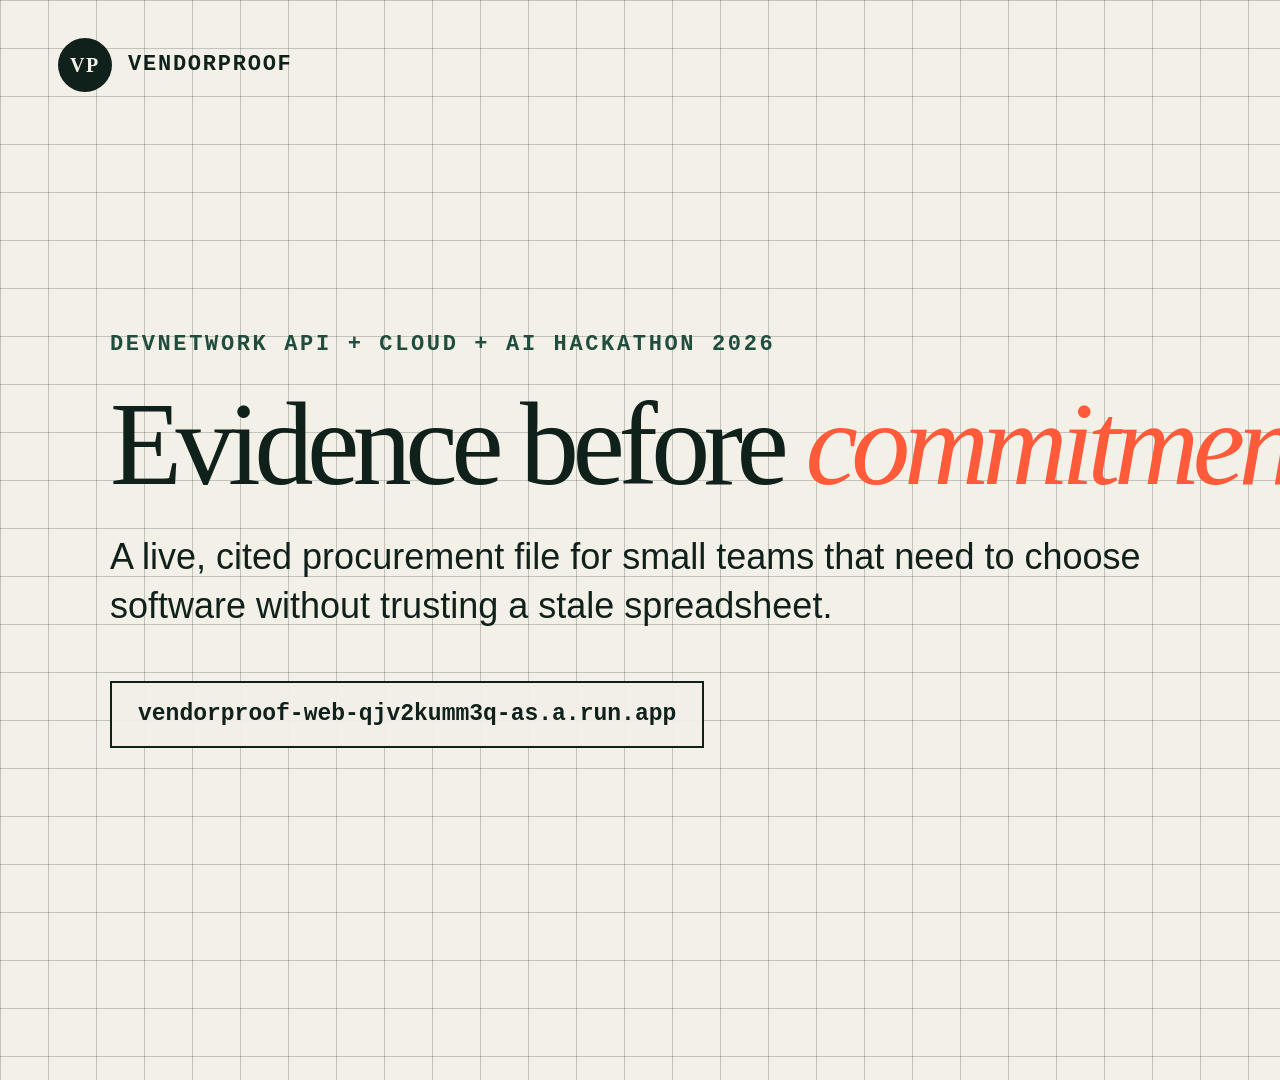
<file: docs/demo-2026-08-30/slides.html>
<!doctype html>
<html lang="en">
<head>
  <meta charset="utf-8">
  <meta name="viewport" content="width=device-width, initial-scale=1">
  <title>VendorProof demo</title>
  <style>
    :root {
      --paper: #f3f0e8;
      --ink: #10211b;
      --forest: #214d3e;
      --lime: #d6ff35;
      --orange: #ff5b3a;
      --rule: rgba(16, 33, 27, 0.22);
    }
    * { box-sizing: border-box; }
    html, body { margin: 0; width: 100%; height: 100%; overflow: hidden; background: var(--paper); }
    body { font-family: "Avenir Next", Arial, sans-serif; color: var(--ink); }
    .slide {
      display: none;
      position: absolute;
      inset: 0;
      width: 1920px;
      height: 1080px;
      padding: 64px 74px;
      overflow: hidden;
      background-color: var(--paper);
      background-image:
        linear-gradient(var(--rule) 1px, transparent 1px),
        linear-gradient(90deg, var(--rule) 1px, transparent 1px);
      background-size: 48px 48px;
    }
    .slide.active { display: flex; }
    .mast {
      position: absolute;
      top: 38px;
      left: 58px;
      right: 58px;
      display: flex;
      justify-content: space-between;
      align-items: center;
      font: 800 22px/1.2 "Courier New", monospace;
      letter-spacing: 0.08em;
      text-transform: uppercase;
    }
    .brand { display: flex; align-items: center; gap: 16px; }
    .logo {
      width: 54px;
      height: 54px;
      border-radius: 50%;
      display: grid;
      place-items: center;
      background: var(--ink);
      color: var(--paper);
      font: 800 20px/1 Georgia, serif;
    }
    .live { color: var(--forest); }
    .live::before { content: "●"; color: #32b477; margin-right: 10px; }
    .eyebrow {
      font: 800 22px/1.2 "Courier New", monospace;
      letter-spacing: 0.12em;
      text-transform: uppercase;
      color: var(--forest);
    }
    h1, h2, p { margin: 0; }
    h1 { font: 500 118px/0.94 Georgia, serif; letter-spacing: -0.055em; }
    h2 { font: 500 78px/0.98 Georgia, serif; letter-spacing: -0.045em; }
    .accent { color: var(--orange); font-style: italic; }
    .green { color: #14865a; }
    .copy { font-size: 31px; line-height: 1.36; max-width: 860px; }
    .slide-title {
      flex-direction: column;
      justify-content: center;
      gap: 32px;
      padding-left: 110px;
    }
    .slide-title h1 { max-width: 1300px; }
    .slide-title .copy { font-size: 36px; max-width: 1120px; }
    .url {
      margin-top: 18px;
      padding: 18px 26px;
      width: fit-content;
      border: 2px solid var(--ink);
      background: rgba(243, 240, 232, 0.94);
      font: 700 23px/1.2 "Courier New", monospace;
    }
    .product {
      align-items: center;
      justify-content: center;
      padding-top: 112px;
    }
    .frame {
      width: 1756px;
      height: 894px;
      border: 2px solid var(--ink);
      box-shadow: 18px 18px 0 var(--lime);
      overflow: hidden;
      background: #fff;
    }
    .frame img { width: 100%; height: 100%; object-fit: cover; object-position: top; display: block; }
    .label {
      position: absolute;
      left: 96px;
      bottom: 64px;
      padding: 14px 20px;
      color: var(--paper);
      background: var(--forest);
      font: 800 20px/1.2 "Courier New", monospace;
      letter-spacing: 0.08em;
      text-transform: uppercase;
    }
    .arch {
      flex-direction: column;
      justify-content: center;
      gap: 46px;
      padding: 120px 110px 70px;
    }
    .flow { display: grid; grid-template-columns: repeat(7, 1fr); align-items: center; gap: 16px; }
    .node {
      min-height: 188px;
      display: grid;
      place-items: center;
      padding: 20px;
      text-align: center;
      border: 2px solid var(--ink);
      background: rgba(243, 240, 232, 0.96);
      font: 800 27px/1.25 "Avenir Next", Arial, sans-serif;
    }
    .node.main { color: var(--paper); background: var(--forest); box-shadow: 10px 10px 0 var(--lime); }
    .arrow { font: 700 58px/1 Georgia, serif; text-align: center; color: var(--orange); }
    .guard {
      align-self: center;
      padding: 24px 36px;
      border: 2px solid var(--ink);
      background: var(--lime);
      font: 800 25px/1.25 "Courier New", monospace;
      text-transform: uppercase;
      letter-spacing: 0.04em;
    }
    .result { align-items: center; justify-content: space-between; padding: 122px 88px 62px; gap: 48px; }
    .result .text { width: 520px; display: flex; flex-direction: column; gap: 28px; }
    .result .shot {
      width: 1160px;
      height: 820px;
      overflow: hidden;
      border: 2px solid var(--ink);
      box-shadow: 16px 16px 0 var(--lime);
    }
    .result .shot img { width: 100%; height: 100%; object-fit: cover; object-position: top left; }
    .receipt {
      margin-top: 20px;
      padding: 20px 22px;
      border-left: 8px solid var(--forest);
      background: rgba(33, 77, 62, 0.12);
      font: 800 24px/1.3 "Courier New", monospace;
    }
    .qa {
      flex-direction: column;
      justify-content: center;
      padding: 120px 110px 70px;
      gap: 42px;
    }
    .metrics { display: grid; grid-template-columns: repeat(4, 1fr); gap: 24px; }
    .metric {
      min-height: 220px;
      padding: 30px;
      background: var(--forest);
      color: var(--paper);
      box-shadow: 10px 10px 0 var(--lime);
      display: flex;
      flex-direction: column;
      justify-content: space-between;
    }
    .metric strong { font: 500 72px/1 Georgia, serif; color: var(--lime); }
    .metric span { font-size: 25px; line-height: 1.25; }
    .closing {
      flex-direction: column;
      justify-content: center;
      align-items: center;
      text-align: center;
      gap: 30px;
    }
    .closing h1 { max-width: 1400px; }
    .links { display: flex; gap: 18px; }
  </style>
</head>
<body>
  <section class="slide slide-title active">
    <div class="mast"><div class="brand"><div class="logo">VP</div>VendorProof</div><div class="live">Live web + news evidence</div></div>
    <div class="eyebrow">DevNetwork API + Cloud + AI Hackathon 2026</div>
    <h1>Evidence before <span class="accent">commitment.</span></h1>
    <p class="copy">A live, cited procurement file for small teams that need to choose software without trusting a stale spreadsheet.</p>
    <div class="url">vendorproof-web-qjv2kumm3q-as.a.run.app</div>
  </section>

  <section class="slide product">
    <div class="mast"><div class="brand"><div class="logo">VP</div>VendorProof</div><div class="live">Production input</div></div>
    <div class="frame"><img src="../../assets/screenshots/vendorproof-home-2026-08-30.png" alt="VendorProof live home page"></div>
    <div class="label">01 / The brief</div>
  </section>

  <section class="slide arch">
    <div class="mast"><div class="brand"><div class="logo">VP</div>VendorProof</div><div class="live">Autonomous research</div></div>
    <div class="eyebrow">02 / Current evidence, not canned answers</div>
    <h2>One brief becomes a traceable decision file.</h2>
    <div class="flow">
      <div class="node">Buying<br>brief</div><div class="arrow">→</div>
      <div class="node main">Gemini 3.5<br>critical checks</div><div class="arrow">↔</div>
      <div class="node">SerpApi<br>Web + News</div><div class="arrow">→</div>
      <div class="node main">Xano<br>snapshots</div>
    </div>
    <div class="guard">Exact URL provenance guard between search and conclusion</div>
  </section>

  <section class="slide result">
    <div class="mast"><div class="brand"><div class="logo">VP</div>VendorProof</div><div class="live">Real deployed result</div></div>
    <div class="text">
      <div class="eyebrow">03 / The evidence file</div>
      <h2>Confidence has to earn its citation.</h2>
      <p class="copy">Missing or rejected evidence forces a conservative result. The system can publish, review, or hold.</p>
    </div>
    <div class="shot"><img src="../../assets/screenshots/vendorproof-result-2026-08-30.png" alt="VendorProof evidence report"></div>
  </section>

  <section class="slide result">
    <div class="mast"><div class="brand"><div class="logo">VP</div>VendorProof</div><div class="live">Auditable history</div></div>
    <div class="text">
      <div class="eyebrow">04 / Xano persistence</div>
      <h2>A comparison with a memory.</h2>
      <div class="receipt">XANO SNAPSHOT 47<br>Compared with 45<br>0 claims changed</div>
      <p class="copy">The full report is stored server to server. Provider credentials never reach the browser.</p>
    </div>
    <div class="shot"><img src="../../assets/screenshots/vendorproof-result-2026-08-30.png" alt="Xano snapshot receipt"></div>
  </section>

  <section class="slide qa">
    <div class="mast"><div class="brand"><div class="logo">VP</div>VendorProof</div><div class="live">Release evidence</div></div>
    <div class="eyebrow">05 / Verified before submission</div>
    <h2>Production proof, not a health-check claim.</h2>
    <div class="metrics">
      <div class="metric"><strong>391</strong><span>automated tests passed</span></div>
      <div class="metric"><strong>95.26%</strong><span>branch-aware coverage</span></div>
      <div class="metric"><strong>3</strong><span>live providers in one chain</span></div>
      <div class="metric"><strong>48</strong><span>production Xano snapshot</span></div>
    </div>
    <p class="copy">Gemini + SerpApi + Xano smoke passed on the public Cloud Run release. Secret scanning and push protection are enabled.</p>
  </section>

  <section class="slide closing">
    <div class="mast"><div class="brand"><div class="logo">VP</div>VendorProof</div><div class="live">Public and working</div></div>
    <div class="eyebrow">VendorProof</div>
    <h1>Live research.<br><span class="green">Honest uncertainty.</span></h1>
    <p class="copy">Evidence before commitment.</p>
    <div class="links">
      <div class="url">vendorproof-web-qjv2kumm3q-as.a.run.app</div>
      <div class="url">github.com/simonlin1212/vendorproof</div>
    </div>
  </section>
</body>
</html>
</file>
